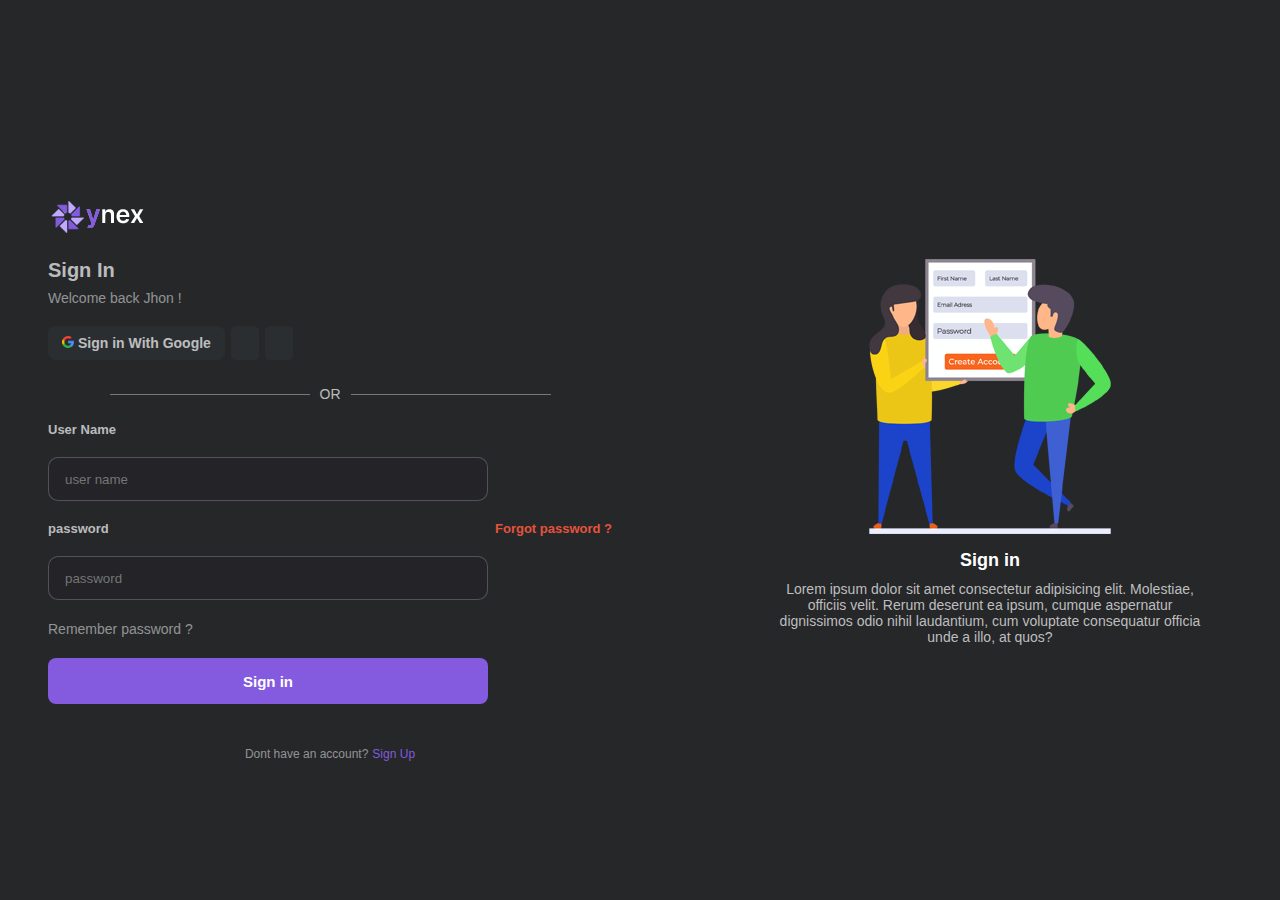
<file: logout.html>
<!DOCTYPE html>
<html lang="en">

<head>
    <meta charset="UTF-8">
    <meta name="viewport" content="width=device-width, initial-scale=1.0">
    <title>Document</title>

    <!-- font awsome -->
    <link rel="stylesheet" href="https://cdnjs.cloudflare.com/ajax/libs/font-awesome/6.5.2/css/all.min.css"
        integrity="sha512-SnH5WK+bZxgPHs44uWIX+LLJAJ9/2PkPKZ5QiAj6Ta86w+fsb2TkcmfRyVX3pBnMFcV7oQPJkl9QevSCWr3W6A=="
        crossorigin="anonymous" referrerpolicy="no-referrer" />

    <!-- css -->
    <link rel="stylesheet" href="asset/css/style.css">
</head>

<body>
    <div class="container">
        <div class="main_log_out row">
            <div class="w6   log_out_content ">
                <div>
                    <img src="asset/images/desktop-dark.png" alt="">
                </div>
                <div class="log_out_head">
                    <h2>
                        Sign In
                    </h2>
                    <p>
                        Welcome back Jhon !
                    </p>
                </div>
                <div class="sign_option row">
                    <div>
                        <img src="asset/images/search.png" alt="">
                        <span>Sign in With Google</span>
                    </div>
                    <span><i class="fa-brands fa-facebook-f"></i></span>
                    <span><i class="fa-brands fa-twitter"></i></span>
                </div>
                <div class="or_line row">
                    <div class="hr_half d-flex"></div> <span>OR</span>
                    <div class="hr_half d-flex"></div>
                </div>
                <div class="username_filed">
                    <h2>
                        User Name
                    </h2>
                    <input type="text" placeholder="user name" required>
                </div>
                <div class="password_filed">
                    <div class="row space-between">
                        <h2>
                            password
                        </h2>
                        <span>
                            Forgot password ?
                        </span>
                    </div>
                    <input type="password" placeholder="password">
                </div>
                <div class="Remember">
                    <input type="checkbox">
                    <span>Remember password ?</span>
                </div>
                <div class="sign_in_btn">
                    <a href="./index.html">
                    <button type="submit">
                        Sign in
                    </button></a>
                </div>
                <div class="dont_account">
                    <span>Dont have an account?</span>
                    <a href="">Sign Up</a>
                </div>
            </div>
            <div class="w6 ">
                <div class="swiper d-flex">
                    <div>
                        <div class="img">
                            <img src="asset/images/login1.png" alt="">
                        </div>
                        <div>
                            <h2>Sign in</h2>
                            <p>Lorem ipsum dolor sit amet consectetur adipisicing elit. Molestiae, officiis velit. Rerum deserunt ea ipsum, cumque aspernatur dignissimos odio nihil laudantium, cum voluptate consequatur officia unde a illo, at quos?</p>
                        </div>
                    </div>
                </div>
            </div>
        </div>
    </div>
</body>

</html>
</file>
<file: asset/css/style.css>
* {
    margin: 0px;
    padding: 0px;
    box-sizing: border-box;

}

ul {
    list-style: none;
}

:root {
    --body-bg-rgb: 240, 241, 247;
    --primary-rgb: 132, 90, 223;
    --secondary-rgb: 35, 183, 229;
    --warning-rgb: 245, 184, 73;
    --info-rgb: 73, 182, 245;
    --success-rgb: 38, 191, 148;
    --danger-rgb: 230, 83, 60;
    --light-rgb: 243, 246, 248;
    --dark-rgb: 35, 35, 35;
    --orange-rgb: 255, 165, 5;
    --pink-rgb: 231, 145, 188;
    --teal-rgb: 18, 194, 194;
    --purple-rgb: 137, 32, 173;
    --default-body-bg-color: rgb(var(--body-bg-rgb));
    --primary-color: rgb(var(--primary-rgb));
    --primary-border: rgb(var(--primary-rgb));
    --primary01: rgba(var(--primary-rgb), .1);
    --primary02: rgba(var(--primary-rgb), .2);
    --primary03: rgba(var(--primary-rgb), .3);
    --primary04: rgba(var(--primary-rgb), .4);
    --primary05: rgba(var(--primary-rgb), .5);
    --primary06: rgba(var(--primary-rgb), .6);
    --primary07: rgba(var(--primary-rgb), .7);
    --primary08: rgba(var(--primary-rgb), .8);
    --primary09: rgba(var(--primary-rgb), .9);
    --primary005: rgba(var(--primary-rgb), .05);
    --default-font-family: "Inter", sans-serif;
    --default-font-weight: 400;
    --default-text-color: #333335;
    --default-border: #f3f3f3;
    --default-background: #f7f8f9;
    --menu-bg: #fff;
    --menu-prime-color: #536485;
    --menu-border-color: #f3f3f3;
    --header-bg: #fff;
    --header-prime-color: #536485;
    --header-border-color: #f3f3f3;
    --custom-white: #fff;
    --custom-black: #000;
    --bootstrap-card-border: #f3f3f3;
    --list-hover-focus-bg: #f5f6f7;
    --text-muted: #8c9097;
    --input-border: #e9edf6;
    --form-control-bg: #ffffff;
    --gray-1: #f9fafb;
    --gray-2: #f2f4f5;
    --gray-3: #e6eaeb;
    --gray-4: #dbdfe1;
    --gray-5: #949eb7;
    --gray-6: #7987a1;
    --guiter-width: 12px;
    --font-primary: 'Inter', sans-serif;
}

.container {
    width: 1320px;
    margin: 0 auto;
}

.w1 {
    width: 8.33%;
    padding: 0 var(--guiter-width);
}

.lmn {
    display: none;
}

.xyz {
    display: flex;
}

.w2 {
    width: 16.66%;
    padding: 0 var(--guiter-width);
}

.w3 {
    width: 25%;
    padding: 0 var(--guiter-width);
}

.w4 {
    width: 33.33%;
    padding: 0 var(--guiter-width);
}

.w5 {
    width: 41.66%;
    padding: 0 var(--guiter-width);
}

.w6 {
    width: 50%;
    padding: 0 var(--guiter-width);
}

.w7 {
    width: 58.33%;
    padding: 0 var(--guiter-width);
}

.w8 {
    width: 66.66%;
    padding: 0 var(--guiter-width);
}

.w9 {
    width: 75%;
    padding: 0 var(--guiter-width);
}

.w10 {
    width: 83.33%;
    padding: 0 var(--guiter-width);
}

.w11 {
    width: 91.66%;
    padding: 0 var(--guiter-width);
}

.w12 {
    width: 100%;
    padding: 0 var(--guiter-width);
}


a {
    text-decoration: none;
    color: #8F9BB3;

}

.space-between {
    justify-content: space-between;
}

.space-even {
    justify-content: space-evenly;
}

.d-flex {
    display: flex;
}

.f-wrap {
    flex-wrap: wrap;
}

.w-60 {
    width: 60px;
}

.ml-60 {
    margin-left: 60px !important;
}

.d-block {
    display: block !important;
}

.d-grid {
    display: grid;
}

.d-none {
    display: none;
}

.text-center {
    text-align: center;
}

.row {
    display: flex;
    flex-wrap: wrap;
}

body {
    background-color: rgb(37 39 41);
    position: relative;
}

.body_white {
    background-color: rgb(215, 215, 215);
}

header {
    background-color: rgb(26 28 30);
    margin-left: 260px;
    position: fixed;
    width: calc(100% - 260px);
    top: 0;
    z-index: 999;
}
/* .header_main_60{
    width: calc(100% - 60px );

} */
.outer_header{
    width: calc(100% - 60px) !important;
}

.header_white {
    background-color: white;
   

}

aside {
    background-color: rgb(26 28 30);
    width: 260px;
    position: fixed;
    top: 0;
}

.aside_blue {
    background-color: #111c43 !important;
}

/* aside css start */
.a_header {
    align-items: center;
    position: relative;
    z-index: 1000;
}

.logo {
    text-align: center;
    padding: 13px 20px;
    margin: 20px 0px;
    /* background-color: white; */
}
.only_logo{
    display: none;
    text-align: center;
    padding: 13px 20px;
    margin: 20px 0px;
}
.mr_10{
    padding-left: 13px;
}
.fa-bars {
    /* color: var(--custom-white); */
    color: #ffffffB3;
    font-size: 20px;

}
.bar>.fa-xmark{
    font-size: 31px;
    position: absolute;
    right: 10px;
    top: 15px;
}

.bar {
    padding: 20px;
    position: absolute;
    left: 0;
    top: 20%;
    
}

.menu {
    padding-left: 20px;
    height: 100vh;
    overflow-y: scroll;

}

.menu::-webkit-scrollbar {
    width: 8px;
}

.menu::-webkit-scrollbar-thumb {
    background-color: #8F9BB3;
    border-radius: 5px ;

}

.jobs {
    padding-bottom: 0px !important;
    overflow: scroll;
}

.jobs::-webkit-scrollbar {
    width: 6px;
}

.jobs::-webkit-scrollbar-thumb {
    background: #adb7c9;
    border-radius: 10px;

}




/* .jobs::-webkit-scrollbar {
    width: 10px;
}

.jobs::-webkit-scrollbar-thumb {
    background-color: #8F9BB3;
} */
.menu ul li h2 {
    font-family: 'Montserrat', 'sans-serif';
    color: #8F9BB3;
    opacity: 0.5;
    font-size: 15px;
    text-transform: capitalize;
    margin: 10px 0px;
    padding: 12px 20px;
    text-align: center;
}

.menu_filed {
    padding: 0 8px;
    font-size: 15px;
    font-family: 'Montserrat', 'sans-serif';
    margin: 10px 0px;
    color: #8F9BB3;
    justify-content: space-between;
    /* background-color: red; */
    transition: all 0.3s linear;
    /* position: relative; */
}

.menu_filed:hover {
    background-color: #536485;
    border-radius: 8px;
}

.menu_filed:hover .menus_icon {
    color: white;
}

.menu_filed:hover .fa-chevron-right {
    color: white;
}

.menu_filed:hover .field_name {
    color: white;
}

.menus_icon {
    margin-right: 10px;
}

.fa-chevron-right {
    color: #8F9BB3;
    margin-top: 12px;
    font-size: 20px;
}


/* header css start */
.country_flag_main {
    margin: 0px 25px;
    position: relative;
    border-radius: 20px;
    width: 25px;
}

.flag {
    width: 100%;
}

.header_menu {
    padding: 15px 0px;
    justify-content:end;
    align-items: center;
    position: relative;
}

.search_icon {
    margin: 0px 25px;
    font-size: 20px;
    color: #8F9BB3;
    padding: 10px;
    transition: all 0.2s linear;
}

.search_icon:hover {
    /* background-color: #536485; */
    border-radius: 10%;
}

.country_flag {
    margin: 0px 25px;
    /* position: relative; */
    border-radius: 20px;
    width: 25px;
}

.cont_lang {
    position: absolute;
    padding: 10px 0px;
    background-color: rgb(26 28 30);
    color: #8F9BB3;
    left: -65px;
    top: 62px;
    display: none;
    z-index: 999;
    border: 1px solid rgb(120, 120, 120);
    border-radius: 5px;
}

.diff_lang {
    margin-bottom: 10px;
    font-size: 13px;
    font-family: 'Montserrat', 'sans-serif';
    color: #ffffffB3;
    padding: 10px 0px;

}

.diff_lang:hover {
    background-color: rgba(132, 90, 223, 0.356);
    color: rgb(164, 10, 225);
    font-weight: bold;
}

.men_img {
    margin-right: 25px;
    width: 30px;
    border: 1px;
    border-radius: 5px;
}

.admin_men {
    width: 100%;
    border-radius: 20px;
    position: relative;
}

.admin_feature {
    width: 160px;
    position: absolute;
    top: 90px;
    right: 194px;
    padding: 10px 0px;
    background-color: rgb(26 28 30);
    display: none;
    border: 1px solid rgb(172, 168, 168);
    border-radius: 5px;
}

.admin_feature>ul>li:hover {
    background-color: rgba(132, 90, 223, 0.356);
    color: rgb(164, 10, 225);
    font-weight: bold;
}

.admin_feature>ul>li {
    margin: 10px 0px;
    font-size: 15px;
    font-family: 'Montserrat', 'sans-serif';
    color: #ffffffB3;
    padding: 10px;
}

.admin_feature>ul>li>span {
    margin-right: 0px;
}

.feature_icon {
    margin-right: 10px;
}

.men_name {
    font-size: 13px !important;
    font-family: 'Montserrat', 'sans-serif';
    margin-left: -30px;
}

.diff_lang {
    display: flex;
    flex-wrap: nowrap;
}

.setting {
    position: relative;
}

.icon_last {
    margin-bottom: 80px;
}

.sub_setting {
    position: absolute;
    width: 200px;
    /* display: block; */
    background-color: #000;
    border: 1px solid red;
    width: 200px;
    top: 50px;
    right: 0;
    padding: 10px 10px;
    text-align: center;
}

.sub_setting:hover {
    color: white;
    background-color: #111c43;
}

.theme_change {
    text-align: start;
    justify-content: space-around;
}

.bdr {
    border: 1px solid black;
}

.bdrr {
    border: 1px solid red;
}

.bdrb {
    border: 1px solid blue;
}


/*  */
.sub_feature {
    list-style-type: circle;
}

.sub_feature>li {
    /* margin: 0px 0px 18px 0px; */
    padding: 10px 10px;
}

.sub_feature>li:hover {
    background-color: #34343667;
    border-radius: 10px;
    /* padding: 10px; */
    color: white;
}

.accordion-content {
    font-size: 13px;
    font-family: 'Montserrat', 'sans-serif';
    color: #8F9BB3;
    padding: 0px 0px 0px 20px;
    max-height: 0;
    overflow: hidden;
    transition: max-height 0.2s ease-in-out;
    margin-left: 25px;
}

.blog {
    justify-content: space-between;
}

.blog1>i {
    font-size: 13px;
    margin-left: auto;
}

.sub_seting {
    position: absolute;
    width: 200px;
    right: -20px;
    background-color: #333335;
    display: none;
    z-index: 999;
    border: 1px solid rgba(128, 128, 128, 0.281);
    top: 50px;
    padding: 10px 20px;
}

.themebtn {
    justify-content: space-between;
}

.fa-gear {
    animation: rotate-animation 4s infinite linear;
    position: relative;
}

@keyframes rotate-animation {
    0% {
        transform: rotate(0deg);
    }

    50% {
        transform: rotate(180deg);
    }

    100% {
        transform: rotate(360deg);
    }
}

.bell {
    position: relative;
}

.notification_item_head>div>h2 {
    font-size: 17px;
    font-family: var(--font-primary);
    color: #ffffffB3;
    font-weight: 500;
}

.notification_item_head {
    align-items: center;
    padding: 16px 16px;

}

.notification_item_head>div>span {
    font-size: 10px;
    font-family: var(--font-primary);
    color: #23b7e5;
    background-color: #23b7e51a;
    font-weight: bold;
    padding: 4px 7.2px;
    border-radius: 5px;
}

.notification_items {
    position: absolute;
    width: 350px;
    background-color: rgb(26 28 30);
    z-index: 999;
    top: 68px;
    left: -300px;
    border: 1px solid rgba(182, 182, 182, 0.357);
    border-radius: 10px;
    display: none;
}

.msg_filed>div>.fa-gift {
    background-color: #845adf1a;
    color: #845adf;
    border-radius: 50%;
    padding: 10px;
    font-size: 20px;
    height: 50px;
    width: 50px;
    text-align: center;
    align-self: center !important;
}

.msg_filed {
    padding: 11px;
    position: relative;
}

.msg_filed>div>span {
    font-size: 13px;
    font-family: var(--font-primary);
    color: #ffffffB3;
    margin-left: 5px;
}

.msg_filed>div>p {
    font-size: 12px;
    font-family: var(--font-primary);
    color: #ffffff80;
    line-height: 18px;
    margin-left: 5px;

}

.msg_filed>div {
    align-self: center;
}

.fa-xmark {
    font-size: 20px;
    position: absolute;
    right: 20px;
    top: 30px;
}

.msg_filed>div>.fa-percent {
    background-color: #23b7e51a;
    color: #23b7e5;
    border-radius: 50%;
    padding: 10px;
    font-size: 20px;
    height: 50px;
    width: 50px;
    text-align: center;
    align-self: center !important;
}

.msg_filed>div>.fa-user-check {
    background-color: #e791bc1a;
    color: #e791bc;
    border-radius: 50%;
    padding: 10px;
    font-size: 20px;
    height: 50px;
    width: 50px;
    text-align: center;
    align-self: center !important;
}

.msg_filed>div>.fa-circle-check {
    background-color: #f5b8491a;
    color: #f5b849;
    border-radius: 50%;
    padding: 10px;
    font-size: 20px;
    height: 50px;
    width: 50px;
    text-align: center;
    align-self: center !important;
}

.msg_filed>div>.fa-clock {
    background-color: #26bf941a;
    color: #26b494;
    border-radius: 50%;
    padding: 10px;
    font-size: 20px;
    height: 50px;
    width: 50px;
    text-align: center;
    align-self: center !important;
}

.msg_filed>div>.id_green {
    color: #26b494;
    font-size: 13px;
    font-family: var(--font-primary);
    font-weight: bold;
}

.msg_filed>div>.id_yellow {
    color: #f5b849;
    font-size: 13px;
    font-family: var(--font-primary);
    font-weight: bold;
}


.notification_msg:hover {
    background-color: rgba(121, 58, 255, 0.064);
}

.notification_number {
    padding: 5px;
    border-radius: 50%;
    position: absolute;
    background-color: cyan;
    color: white;
    font-size: 10px;
    top: -2px;
    left: 19px;
}

.cart {
    position: relative;
}

.cart_items {
    position: absolute;
    width: 350px;
    background-color: rgb(26 28 30);
    z-index: 999;
    display: none;
    top: 68px;
    left: -300px;
    border: 1px solid rgba(182, 182, 182, 0.357);
    border-radius: 10px;
}

.cart_item_head>div>h2 {
    font-size: 17px;
    font-family: var(--font-primary);
    color: #ffffffB3;
}

.cart_item_head {
    align-items: center;
    padding: 16px 16px;

}

.cart_item_head>div>span {
    font-size: 10px;
    font-family: var(--font-primary);
    color: #26bf94;
    background-color: #26bf941a;
    font-weight: bold;
    padding: 4px 7.2px;
    border-radius: 5px;
}

.cart_item_list {
    padding: 10.4px;
}

.cart_item_cont>img {
    height: 28px;
    width: 28px;
    border-radius: 50%;
}

.cart_item_cont1>h2 {
    font-size: 13px;
    font-family: var(--font-primary);
    color: #ffffffB3;
}

.cart_item_cont1>span {
    font-size: 12px;
    font-family: var(--font-primary);
    color: #ffffff80;
    padding-right: 15px;
}

.cart_item_cont1 {
    margin-left: 5px;
}

.cart_items_value {
    margin-left: auto;
}

.cart_items_value>span {
    font-size: 13px;
    font-family: var(--font-primary);
    color: #ffffff;
}

.cart_items_value>i {
    color: #e6533c;
    margin-left: 5px;
    font-size: 13px;
}

.shipping_blue {
    color: #e791bc !important;
    background-color: #e791bc1a !important;
    padding: 4px 7.2px !important;
    font-size: 10px !important;
    border-radius: 5px;
}

.cart_item_list:hover {
    background-color: rgba(121, 58, 255, 0.064);
}

.proced_to_checkout {
    padding: 16px;
    text-align: center;
}

.proced_to_checkout>span {
    padding: 10px 84px;
    background-color: #845adf;
    font-size: 14px;
    font-family: var(--font-primary);
    color: #ffffff;
    border-radius: 8px;
}







.cart_number {
    padding: 5px;
    border-radius: 50%;
    position: absolute;
    background-color: violet;
    color: white;
    font-size: 10px;
    top: -10px;
    left: 25px;
}

.apps {
    position: relative;
}


.sub_apps {
    position: absolute;
    width: 371px;
    background-color: rgb(26 28 30);
    padding: 10px;
    border: 1px solid grey;
    border-radius: 10px;
    display: none;
    top: 69px;
    right: -22px;
}

.sub_apps_white {
    background-color: white;
}

.app_box {
    /* background-color: #000; */
    border: 1px solid grey;
    border-radius: 10px;
    padding: 15px;
    text-align: center;
    margin: 10px 0px;

}

.app_box:hover {
    background-color: rgba(202, 202, 202, 0.268);
}

.app_box>img {
    width: 42px;
}

.app_box>h2 {
    font-size: 12px;
    color: #ffffffB3;
    font-family: sans-serif;
}

/* full screen */
*:fullscreen *:-ms-fullscreen,
*:-webkit-full-screen,
*:-moz-full-screen {
    overflow: auto !important;
}


.viwe_btn {
    text-align: center;
    margin: 10px 0px;
}

.viwe_all_btn {
    padding: 11px 140px;
    background-color: rgb(132, 90, 232);
    border: rgb(132, 90, 232);
    border-radius: 8px;
    color: white;
}

.viwe_all_btn:hover {
    opacity: 0.9;
}

.app_heading {
    padding: 20px 20px 20px 0px;
    color: #ffffffB3;
    font-size: 17px;
    font-family: sans-serif;
    text-align: start;
}

.hr_line {
    height: 1px;
    background-color: grey;
}

/* main banner section css start */
.main_banner {
    margin-left: 260px;
    margin-top: 100px;
}

.banner {
    padding: 0px 20px;
}

.banner_head {
    margin: 24px 0px;

}

.banner_sub_head {
    font-family: var(--font-primary);
    color: #ffffffB3;
    font-size: 15px;
}

.banner_disc {
    font-size: var(--font-primary);
    font-size: 16px;
    color: #845ADF;
    margin-right: 5px;
}

.fa-forward {
    padding: 0px 8px 0px 0px;
    /* color: rgba(255, 255, 255, .7); */
    color: #e6e6e694;
}

.job_2 {
    color: #ffffffB3;
    font-size: 15px;
    font-family: var(--font-primary);
}

.dark_f_color {
    color: #333335;
}


/* card css */
.rotate-90 {
    transform: rotate(90deg);
    transition: all 0.3s linear;
}


/* main banner card */
.main_grid {
    display: grid;
    grid-template-columns: repeat(12, 1fr);
    grid-template-rows: 80px 80px 80px 80px 80px 80px 80px 80px 80px 80px 80px 80px 80px 80px 80px 80px 80px 80px;
    gap: 20px;
}

.main_grid>.box {
    /* border: 2px solid grey; */
    background-color: rgb(26 28 30);
}
/* .main_grid>.box_light{
    background-color: #fff;    
} */

.emp {
    grid-column: span 2;
    padding: 20px;
    align-items: center;
    border-radius: 10px;
}

.emp_disc>h4 {
    color: #ffffffB3;
    font-size: 20px;
    font-family: var(--font-primary);
}

.emp_disc>h3 {
    color: #ffffff80;
    font-size: 10px;
    font-family: var(--font-primary);
}

.user_icon {
    padding: 8px;
    background-color: #845ADF;
    color: white;
    border-radius: 3px;
    font-size: 15px;
}

.emp_perc {
    color: #e6533c;
    font-size: 15px;
    font-family: var(--font-primary);

}

.emp_perc>.fa-caret-down {
    margin-right: 5px;
}


.candidates {
    grid-column: span 2;
}

.candi_icon {
    padding: 8px;
    background-color: #23b7e5;
    color: white;
    border-radius: 3px;
    font-size: 15px;
}





.contry_icon {
    padding: 8px;
    background-color: #f5b849;
    color: white;
    border-radius: 3px;
    font-size: 15px;
}

.recruits {
    padding: 8px;
    background-color: #26bf94;
    color: white;
    border-radius: 3px;
    font-size: 15px;
}

.emp_perc_green {
    color: #26bf94;
    font-size: 15px;
    font-family: var(--font-primary);
}

.emp_perc_green>.fa-caret-up {
    margin-right: 5px;
}

.jobs {
    grid-column: span 3;
    grid-row: span 5;
}

.candidates_ratio {
    grid-column: span 3;
    grid-row: span 5;
    /* width: 392px; */
    border-radius: 10px;

}

.recruit {
    grid-column: span 2;
}

.subscription {
    grid-column: span 2;
}

.suscri_icon {
    padding: 8px;
    background-color: #e791bc;
    color: white;
    border-radius: 3px;
    font-size: 15px;
}

.resume_icon {
    padding: 8px;
    background-color: #12c2c2;
    color: white;
    border-radius: 3px;
    font-size: 15px;
}

.resume {
    grid-column: span 2;
}

.overviwe {
    grid-column: span 6;
    grid-row: span 5;
}

.registartion {
    grid-column: span 6;
    grid-row: span 2;
}

.regi_contry {
    grid-column: span 4;
    grid-row: span 4;
}

.comp {
    grid-column: span 5;
    grid-row: span 4;
}

.acquisitions {
    grid-column: span 3;
    grid-row: span 4;

}

.recent_emp {
    grid-column: span 12;
    grid-row: span 5;
    height: 505px;
    border-radius: 10px;
}

/* recent jobs */
.recent_job_head {
    padding: 16px 20px;
}

.recent_head>h2 {
    font-size: 15px;
    color: #ffffffB3;
    font-family: var(--font-primary);
    font-weight: 700;
}

.view_all_btn2>span {
    font-size: 12px;
    font-family: var(--font-primary);
    padding: 8px 0px 8px 8px;
    color: #ffffff80;
}

.view_all_btn2>i {
    font-size: 10px;
    color: #ffffff80;
}

.view_all_btn2 {
    position: relative;
}

.time_duration {
    position: absolute;
    background-color: rgb(26 28 30);
    border: 1px solid grey;
    width: 160px;
    border-radius: 5px;
    top: 26px;
    right: -19px;
    display: none;
}

.time_duration>h2 {
    padding: 8px 15px;
    color: #ffffffB3;
    font-size: 13px;
    /* font-weight: 600; */
    font-family: var(--font-primary);
    width: 100%;
    transition: all 0.2s linear;
}

.time_duration>h2:hover {
    background-color: #845adf1a;
    color: #845adf;
}

.hr_line {
    width: 100%;
    height: 1px;
    background-color: #afacac3d;
    margin-top: 5px;
    padding: 0 !important;
}

.jobs {
    background-color: rgb(26 28 30);
    border-radius: 12px;
}

.ui_dev {
    padding: 12px 20px;
    overflow: hidden;
}

.dsp {
    display: flex;
    align-items: center;

}

.ac {
    display: inline-block;
    padding: 16px 14px;
    border-radius: 50%;
    background-color: #845adf1a;
    color: #845adf;
    font-family: var(--font-primary);
    font-size: 12px;
    margin-right: 8px;
    width: 45.59px;
    height: 47px;
    text-align: center;
}

.si {
    display: inline-block;
    padding: 16px 14px;
    border-radius: 50%;
    background-color: #23b7e51a;
    color: #23b7e5;
    font-family: var(--font-primary);
    font-size: 12px;
    margin-right: 8px;
    width: 45.59px;
    height: 47px;
    text-align: center;
}

.ui_devloper {
    font-size: 13px;
    font-family: var(--font-primary);
    color: #ffffffB3;
    font-weight: 600;
}

.achies {
    /* margin-left: 47px; */
    font-size: 12px;
    font-family: var(--font-primary);
    color: #ffffff80;
    margin-top: 6px;
}

.time>h2 {
    font-size: 12px;
    font-weight: 600;
    font-family: var(--font-primary);
    color: #ffffffB3;
}

.time>p {
    font-size: 10px;
    color: #26bf94;
    background-color: #26bf941a;
    padding: 4px 7px;
    font-family: var(--font-primary);
    text-align: center;
    margin-top: 6px;
    border-radius: 5px;
    font-weight: 600;
}

.ui_dev_name>div>.si {
    padding: 10px;
    border-radius: 50%;
    background-color: #23b7e51a;
    color: #23b7e5;
    font-family: var(--font-primary);
    font-size: 12px;
    margin-right: 8px;
    margin-top: 10px;
}

.u_dev>div>span {
    padding: 12px;
    border-radius: 50%;
    /* aspect-ratio: calc(1/2); */
    background-color: #845adf1a;
    color: #845adf;
    font-family: var(--font-primary);
    font-size: 15px;
    margin-right: 8px;
    margin-top: 10px;
}

.u_dev {
    padding: 12px 20px;
}

.circle_name {
    align-self: center;
}

.time>h2 {
    text-align: right;
}

.prt_time {
    text-align: right;
}

.si {
    padding: 10px;
    border-radius: 50%;
    background-color: #23b7e51a;
    color: #23b7e5;
    font-family: var(--font-primary);
    font-size: 12px;
    margin-right: 8px;
    margin-top: 10px;
}

.time>.blue_time {
    color: #49b6f5;
    background-color: #49b6f51a;
}

.ls {
    background-color: #26bf94 !important;
    color: #ffffff;
}

.time>.frlc {
    color: #845adf;
}

.ms {
    background-color: #f5b8451a;
    color: #f5b845;
}

.j {
    background-color: #e6533c1a;
    color: #e6533c;
}

.nl {
    background-color: #23b7e51a;
    color: #23b7e5;
}
.margin_right_20{
    margin-left: 0px ;
}
.padding_none{
    padding: 0px;
}
/* candidates round bar */
.view_all_btn3>span {
    font-size: 12px;
    font-family: var(--font-primary);
    padding: 8px 0px 8px 8px;
    color: #ffffff80;
}

.view_all_btn3>i {
    font-size: 10px;
    color: #ffffff80;
}

.view_all_btn3 {
    position: relative;
}

.time_duration1 {
    position: absolute;
    background-color: rgb(26 28 30);
    border: 1px solid grey;
    width: 160px;
    border-radius: 5px;
    top: 26px;
    right: -19px;
    display: none;
    z-index: 99;
}

.time_duration1>h2 {
    padding: 8px 15px;
    color: #ffffffB3;
    font-size: 13px;
    /* font-weight: 600; */
    font-family: var(--font-primary);
    width: 100%;
    transition: all 0.2s linear;
}

.time_duration1>h2:hover {
    background-color: #845adf1a;
    color: #845adf;
}

/* registrarion country css */
.regi_country_head>h2 {
    font-size: 15px;
    font-family: var(--font-primary);
    color: #ffffffB3;
    font-weight: 700;
}

.regi_country_head {
    padding: 16px 20px;
}

.horizontal_line {
    height: 1px;
    width: 100%;
    background-color: rgba(174, 173, 173, 0.515);
}

.border {
    border: 2px solid grey;
}

.country_regi_feild>span {
    padding: 14px 12px 12px 12px;
    font-size: 14px;
    font-family: var(--font-primary);
    color: #ffffffB3;
    font-weight: 600;
}

.field_data>.usa_data>img {
    height: 20px;
    width: 20px;
}

.usa_data {
    padding: 14px 0px 12px 12px;
}

.usa_data_name {
    padding: 14px 12px 12px 5px;
    font-size: 14px;
    font-family: var(--font-primary);
    color: #ffffffB3;
    font-weight: 600;
}

.data_date {
    font-size: 14px;
    color: #ffffffB3;
    font-weight: 400;
    font-family: var(--font-primary);
    padding: 12px;
    margin-left: 46px;
}

.register_data {
    font-size: 14px;
    color: #ffffffB3;
    font-weight: 400;
    font-family: var(--font-primary);
    padding: 14px 12px 12px 12px;
    margin-left: 20px;
}

.action_btn {
    padding: 5px 8px;
    color: #26bf94;
    background-color: #26bf941a;
    font-size: 12px;
    font-family: var(--font-primary);
    border: none;
    border-radius: 5px;
    font-weight: 700;
}

.action_btn_main_view {
    padding: 12px;
    margin-left: 136px;
}

.argentina {
    margin-left: 20px !important;
}

.argentina_num {
    margin-left: 15px !important;
}

.usa {
    margin-left: 49px;
}

.action_btn_main_view1 {
    padding: 12px;
    margin-left: 136px !important;
}

.france {
    margin-left: 38px !important;
}

/* TOP COMPNIES CSS  */
.como_heading {
    padding: 16px 20px;
}

.tp_comp>h2 {
    font-size: 15px;
    font-family: var(--font-primary);
    color: #ffffffB3;
}

tr>th {
    color: #ffffffB3;
    font-size: 14px;
    font-family: var(--font-primary);
    padding: 12px;
    font-weight: 600;
    text-align: left;
}

.compines_data>td {
    padding: 12px 20px;
}


td>.row>div>img {
    height: 35px;
    width: 35px;
    background-color: #2b2e31;
    border-radius: 50%;
    padding: 4px;
    margin-right: 8px;
}

td>.row>.compines_name>h2 {
    color: #ffffffB3;
    font-size: 14px;
    font-family: var(--font-primary);
    font-weight: 600;
}

td>.row>.compines_name>p {
    font-size: 12px;
    font-family: var(--font-primary);
    color: #ffffff80;
}

.basic>span {
    color: #845adf;
    background-color: #845adf1a;
    font-size: 10px;
    font-family: var(--font-primary);
    padding: 4px 7.2px;
    border-radius: 5px;
    font-weight: 600;
}

.tot_emp>span {
    color: #ffffffB3;
    font-size: 13px;
    font-family: var(--font-primary);
}

.pro>span {
    color: #23b7e5;
    background-color: #23b7e51a;
    font-size: 10px;
    font-family: var(--font-primary);
    padding: 4px 7.2px;
    border-radius: 5px;
    font-weight: 600;
}

.compines_table {
    overflow: hidden;
    overflow: scroll;
}

.comp {
    overflow: scroll;

}

.comp::-webkit-scrollbar {
    width: 10px;
}

.comp::-webkit-scrollbar-thumb {
    background-color: #8F9BB3;
}

.view_all_btn4>span {
    font-size: 12px;
    font-family: var(--font-primary);
    padding: 8px 0px 8px 8px;
    color: #ffffff80;
}

.view_all_btn4>i {
    font-size: 10px;
    color: #ffffff80;
}

.view_all_btn4 {
    position: relative;
}

.time_duration2 {
    position: absolute;
    background-color: rgb(26 28 30);
    border: 1px solid grey;
    width: 160px;
    border-radius: 5px;
    top: 26px;
    right: -19px;
    display: none;
}

.time_duration2>h2 {
    padding: 8px 15px;
    color: #ffffffB3;
    font-size: 13px;
    /* font-weight: 600; */
    font-family: var(--font-primary);
    width: 100%;
    transition: all 0.2s linear;
}

.time_duration2>h2:hover {
    background-color: #845adf1a;
    color: #845adf;
}

.compines_data:hover {
    background-color: rgba(181, 181, 181, 0.101);
}

/* acquisitions css */
.application_acq {
    padding: 20px;
}

.number_bar {
    width: 100%;
}

.perc_52 {
    width: 52%;
    height: 15px;
    background-color: #845adf;
    border-top-left-radius: 5px;
    border-bottom-left-radius: 5px;
}

.perc_12 {
    width: 12%;
    height: 15px;
    background-color: #23b7e5;
}

.perc_16 {
    width: 16%;
    height: 15px;
    background-color: #26b494;
}

.perc_1 {
    width: 12%;
    height: 15px;
    background-color: #f5b849;
}

.perc_8 {
    width: 8%;
    height: 15px;
    background-color: #e6533c;
    border-top-right-radius: 5px;
    border-bottom-right-radius: 5px;
}

.number_bar>div {
    text-align: center;
    color: #ffffff;
    font-family: var(--font-primary);
    font-size: 12px;
}

.app_list {
    border: 1px solid rgba(128, 128, 128, 0.51);
    border-radius: 10px;
    margin: 20px 0px;
}

.app_data {
    padding: 12px 20px;
}

.app_data>h2 {
    font-size: 13px;
    font-family: var(--font-primary);
    color: #ffffffB3;
}

.app_data>.tot_app_num {
    font-size: 10px;
    color: #845ADF;
    background-color: #845adf1a;
    padding: 4px 7.2px;
    font-weight: bold;
    font-family: var(--font-primary);
    border-radius: 6px;
}

.app_data>.recru_num {
    font-size: 10px;
    color: #23b7e5;
    background-color: #23b7e51a;
    padding: 4px 7.2px;
    font-weight: bold;
    font-family: var(--font-primary);
    border-radius: 6px;

}

.app_data>.list_num {
    font-size: 10px;
    color: #26bf94;
    background-color: #26bf941a;
    padding: 4px 7.2px;
    font-weight: bold;
    font-family: var(--font-primary);
    border-radius: 6px;

}

.app_data>.reject_num {
    font-size: 10px;
    color: #f5b849;
    background-color: #f5b8491a;
    padding: 4px 7.2px;
    font-weight: bold;
    font-family: var(--font-primary);
    border-radius: 6px;

}

.app_data>.block_num {
    font-size: 10px;
    color: #e6533c;
    background-color: #e6533c1a;
    padding: 4px 7.2px;
    font-weight: bold;
    font-family: var(--font-primary);
    border-radius: 6px;

}

/* recent registration css */
.view_all_btn5>span {
    font-size: 12px;
    font-family: var(--font-primary);
    padding: 8px 0px 8px 8px;
    color: #ffffff80;
}

.view_all_btn5>i {
    font-size: 10px;
    color: #ffffff80;
}

.view_all_btn5 {
    position: relative;
}

.time_duration5 {
    position: absolute;
    background-color: rgb(26 28 30);
    border: 1px solid grey;
    width: 160px;
    border-radius: 5px;
    top: 26px;
    right: -19px;
    display: none;
}

.time_duration5>h2 {
    padding: 8px 15px;
    color: #ffffffB3;
    font-size: 13px;
    font-family: var(--font-primary);
    width: 100%;
    transition: all 0.2s linear;
}

.time_duration5>h2:hover {
    background-color: #845adf1a;
    color: #845adf;
}

.user_details_data>div>img {
    height: 40px;
    width: 40px;
    border-radius: 50%;
}

.user_details_data {
    padding: 16px 5px;
}

.user_email {
    margin-left: 8px;
}

.user_email>h2 {
    font-size: 14px;
    font-family: var(--font-primary);
    color: #ffffffB3;
    font-weight: 600;
}

.user_email>p {
    font-size: 12px;
    color: #ffffff80;
    font-family: var(--font-primary);
}

.arrow_right>.fa-angle-right {
    font-size: 15px;
    color: #ffffffB3;
    padding: 5px 8px;
    background-color: #2b2e31;
    border-radius: 5px;
}

.arrow_right {
    margin: 0 0 0 auto;
}

.vacancie>div>h3 {
    font-size: 12px;
    color: #ffffff80;
    font-family: var(--font-primary);
    font-weight: 500;
}

.vacancie>div>h4 {
    font-size: 14px;
    color: #ffffffB3;
    font-family: var(--font-primary);
    font-weight: 500;
}

.Position>div>h3 {
    font-size: 12px;
    color: #ffffff80;
    font-family: var(--font-primary);
    font-weight: 500;
}

.Position>div>span {
    font-size: 10px;
    color: #49b6f5;
    background-color: #49b6f51a;
    font-family: var(--font-primary);
    font-weight: 500;
    padding: 4px 8px;
    border-radius: 5px;
}

.yellow>div>span {
    background-color: #f5b8491a !important;
    color: #f5b849 !important;
}

.purple>div>span {
    background-color: #845adf1a !important;
    color: #845adf !important;
}

.registartion {
    border-radius: 10PX;
}

.regi_contry {
    border-radius: 10px;
}

.comp {
    border-radius: 10px;
}

.acquisitions {
    border-radius: 10px;
}

/* recent employee css */
.recent_emp_head {
    padding: 16px 20px;
}

.recent_emp_head>div>input {
    background-color: #232628;
    border: 1px solid rgba(159, 159, 159, 0.193);
    padding: 4px 13px;
    border-radius: 5px;
    margin-right: 10px;
    color: #ffffff;
}

.recent_emp_head>div>.sortby_btn {
    padding: 5px 8px;
    background-color: #845ADF;
    font-size: 13px;
    font-family: var(--font-primary);
    color: #ffffff;
    font-weight: bold;
    border-radius: 5px;
}

.recent_emp_head>div>h2 {
    font-size: 15px;
    font-family: var(--font-primary);
    color: #ffffffB3;
    font-weight: 500;
}

.sortby_btn {
    position: relative;
}

.sub_sort {
    width: 158px;
    position: absolute;
    background-color: rgb(26 28 30);
    border: 1px solid rgb(145, 145, 145);
    border-radius: 10px;
    top: 32px;
    right: -6px;
    display: none;
    z-index: 999;
}

.sub_sort>h2 {
    padding: 8px 15px;
    font-size: 13px;
    font-family: var(--font-primary);
    color: #ffffffB3;
}

.sub_sort>h2:hover {
    background-color: #7e42ff38;
}

.recent_emp_table{
    padding: 1.25rem;
}
.emp_table_data>td{
    padding: 12px;
    font-size: 14px ;
    font-family: var(--font-primary);
    color: #ffffffB3;
}
.emp_table_data>td>div>img{
    height: 28px;
    width: 28px;
    border-radius: 50%;
    margin-right: 5px;
}
.emp_table_data>td>div{
    align-items: center;
}

.emp_table_cont{
    width: 100%;
    /* border: 1px solid red; */
}
.emp_table_data>td>i{
    padding: 8px 8px;
    margin: 0px 5px;
}
.emp_table_data>td>.fa-download{
    background-color: #26bf941a;
    color: #26bf94;
    font-size: 16px;
    border-radius: 5px;    
}
.emp_table_data>td>.fa-download:hover{
    background-color: #36f8c1;
    color: #ffffff;
}
.emp_table_data>td>.fa-pen:hover{
    background-color: #8855f7;
    color: #ffffff;
}
.emp_table_data>td>.fa-pen{
    background-color: #845adf1a;
    color: #845adf;
    font-size: 16px;
    border-radius: 5px;
}
.emp_table_data>.team_purple>span{
    padding: 4px 7px;
    background-color: #845adf1a;
    color: #845adf;
    font-size: 10px;
    font-weight: 500;
    border-radius: 6px;
}
.emp_table_data>.team_sky>span{
    padding: 4px 7px;
    background-color: #23b7e51a;
    color: #23b7e5;
    font-size: 10px;
    font-weight: 500;
    border-radius: 6px;
}
.emp_table_data>.team_green>span{
    padding: 4px 7px;
    background-color: #26bf941a;
    color: #26bf94;
    font-size: 10px;
    font-weight: 500;
    border-radius: 6px;
}
.emp_table_data>.team_red>span{
    padding: 4px 7px;
    background-color: #e6533c1a;
    color: #e6533c;
    font-size: 10px;
    font-weight: 500;
    border-radius: 6px;
}
.emp_table_data>.team_yellow>span{
    padding: 4px 7px;
    background-color: #f5b8491a;
    color: #f5b849;
    font-size: 10px;
    font-weight: 500;
    border-radius: 6px;
}
.tbl_foot{
   padding: 16px 20px;  
}
.tbl_foot>.entry_6>span{
    font-size: 13px;
    font-family: var(--font-primary);
    color: #ffffffB3;
    margin-right: 8px;
}
.tbl_foot>.entry_6>i{
    font-size: 13px;
    color: #ffffffB3;
}
.tbl_foot>.prev_neaxt_btn>span{
    font-size: 13px;
    font-family: var(--font-primary);
    color: #ffffffB3;
    margin: 0px 5px;
}
.tbl_foot>.prev_neaxt_btn>.one{
    padding: 6px 12px;
    background-color: #845adf;
    color: #ffffff;
    border-radius: 5px;
}
.tbl_foot>.prev_neaxt_btn>.next{
    color: #845adf;
}

/* log out page */
.main_log_out {
    text-align: start;
}

.log_out_content {
    padding: 200px 48px 48px 48px;
    align-items: center;
    height: 100vh;

}

.log_out_head>h2 {
    font-size: 20px;
    font-family: var(--font-primary);
    color: #ffffffB3;
    margin: 20px 0px 8px 0px;
    font-weight: bold;
}

.log_out_head>p {
    color: #ffffff80;
    font-size: 14px;
    font-family: var(--font-primary);
    font-weight: 500;
    margin-bottom: 20px;
}

.sign_option>div>img {
    width: 12px;
    height: 12px;
}

.sign_option>div {
    padding: 8px 14px;
    background-color: #2b2e31;
    margin: 0px 6px 6px 0px;
    border-radius: 8px;
}

.sign_option>div>span {
    font-size: 14px;
    color: #ffffffB3;
    font-family: var(--font-primary);
    font-weight: 700;
}

.sign_option>span {
    padding: 8px 14px;
    background-color: #2b2e31;
    margin: 0px 6px 6px 0px;
    border-radius: 5px;
}

.sign_option>span>i {
    color: #ffffffB3;
}

.sign_option>div:hover {
    background-color: rgba(172, 172, 172, 0.176);
}

.sign_option>span:hover {
    background-color: rgba(172, 172, 172, 0.176);
}

.or_line {
    margin: 20px;
    justify-content: center;
    font-size: 14px;
    color: #ffffffB3;
    font-family: var(--font-primary);
}

.or_line>.hr_half {
    align-self: center;
    margin: 0px 10px;
    width: 200px;
    height: 1px;
    background-color: rgba(197, 197, 197, 0.519);
}

.username_filed>h2 {
    font-size: 13px;
    font-family: var(--font-primary);
    color: #ffffffB3;
    margin-bottom: 20px;
}

.username_filed>input {
    padding: 8px 16px;
    background-color: #232328;
    width: 440px;
    border-radius: 10px;
    border: 1px solid rgba(205, 205, 205, 0.29);
    height: 44px;
    color: #fff;
    margin-bottom: 20px;

}

.password_filed>div>h2 {
    font-size: 13px;
    font-family: var(--font-primary);
    color: #ffffffB3;
    margin-bottom: 20px;
}

.password_filed>div>span {
    font-size: 13px;
    font-family: var(--font-primary);
    color: #e6533c;
    margin-bottom: 20px;
    font-weight: 700;
}

.password_filed>input {
    padding: 8px 16px;
    background-color: #232328;
    width: 440px;
    border-radius: 10px;
    border: 1px solid rgba(205, 205, 205, 0.29);
    height: 44px;
    color: #fff;
    margin-bottom: 20px;

}

.Remember>input {
    height: 14px;
    width: 14px;
    background-color: #1a1c1e;
    background: black;
    border: 1px solid rgb(181, 28, 28);
}

.Remember>span {
    font-size: 14px;
    font-family: var(--font-primary);
    color: #ffffff80;
}

.sign_in_btn>a>button {
    margin: 20px 0px;
    width: 440px;
    height: 46px;
    padding: 11px 16px;
    background-color: #845adf;
    color: #ffffff;
    border: none;
    border-radius: 8px;
    font-size: 15px;
    font-family: var(--font-primary);
    font-weight: 700;
}

.dont_account {
    text-align: center;
    margin: 20px 0px;
}

.dont_account>span {
    font-size: 12px;
    font-family: var(--font-primary);
    color: #ffffff80;
}

.dont_account>a {
    font-size: 12px;
    font-family: var(--font-primary);
    color: #845ADF;
}

.swiper {
    height: 100%;
    width: 100%;    
    background-size: cover;
    background-position: center;
    background-repeat: no-repeat;
    align-items: center;
    text-align: center;
}

.swiper>div>div>p {
    font-size: 14px;
    color: #ffffff80;
    font-family: var(--font-primary);
}

.swiper>div>div {
    padding: 0px 50px;
}

.swiper>div {
    background: transparent;
    padding: 50px;
}
.swiper>div>div>p{
    font-size: 14px;
    font-family: var(--font-primary);
    color: rgb(190, 190, 190);
    font-weight: 500;
}
.swiper>div>div>h2{
    font-size: 18px;
    font-family: var(--font-primary);
    color: rgb(255, 255, 255);
    font-weight: 700;
    margin: 10px;
}

/* footer */
footer>div{
    text-align: center;
    padding: 16px;
    background-color: #1a1c1e;
}
footer>div>span{
    color: #ffffff80;
    font-size: 14px;
    font-family: var(--font-primary);
}
footer>div>i{
    color: rgba(255, 19, 19, 0.847);
}
footer>div>a{
    text-decoration: underline blue !important;
    color: blue !important;
}



/* registers by country */
table{
    width: 100%;
}
.country_comp_data>td>div>img{
    height: 20px;
    width: 20px;
    border-radius: 50%;
}
.country_comp_data>td{
    padding: 16px 12px;
    font-size: 14px;
    font-family: var(--font-primary);
    color: #ffffffB3;
}
.country_comp_data>td>div{
    align-items: center;
}
.country_comp_data>td>div>span{
    font-size: 14px;
    font-family: var(--font-primary);
    color: #ffffffB3;
    margin-left: 7px;
}
.country_comp_data>td>.view_green{
    padding: 4.16px 8px;
    background-color: #26bf941a;
    color: #26b494;
    font-size: 13px !important;
    border-radius: 5px;
}
.country_comp_data>td>.view_green:hover{
    background-color: #26b494;
    color: #ffffff;
}


/* checkbox css */
 input[type=checkbox] + label {
    display: block;
    margin: 0.2em;
    cursor: pointer;
    padding: 0.2em;
    font-family: 'Arial'
  }
  
  input[type=checkbox] {
    display: none; 
  }
  
  input[type=checkbox] + label:before {
    content: "\2714";
    border: 0.1em solid grey;
    border-radius: 0.2em;
    display: inline-block;
    width: 1em;
    height: 1em;
    padding-left: 0.2em;
    padding-bottom: 0.3em;
    margin-right: 0.2em;
    vertical-align: bottom;
    color: transparent;
    transition: .2s;
  }
  
  input[type=checkbox] + label:active:before {
    transform: scale(0);
  }
  
  input[type=checkbox]:checked + label:before {
    background-color: #845ADF;
    border-color: #845adf;
    color: #fff;
  }
  
  input[type=checkbox]:disabled + label:before {
    transform: scale(1);
    border-color: #aaa;
  }
  
  input[type=checkbox]:checked:disabled + label:before {
    transform: scale(1);
    background-color: #845ADF;
    border-color: #845ADF;
  } 

  /* chart 2 overview */
  
.view_all_btn7>span {
    font-size: 12px;
    font-family: var(--font-primary);
    padding: 8px 0px 8px 8px;
    color: #ffffff80;
}

.view_all_btn7>i {
    font-size: 10px;
    color: #ffffff80;
}

.view_all_btn7 {
    position: relative;
}

.time_duration7{
    position: absolute;
    background-color: rgb(26 28 30);
    border: 1px solid grey;
    width: 160px;
    border-radius: 5px;
    top: 26px;
    right: -19px;
    display: none;
}

.time_duration7>h2 {
    padding: 8px 15px;
    color: #ffffffB3;
    font-size: 13px;
    /* font-weight: 600; */
    font-family: var(--font-primary);
    width: 100%;
    transition: all 0.2s linear;
}

.time_duration7>h2:hover {
    background-color: #845adf1a;
    color: #845adf;
}

.overviwe_subscription_num>div{
    padding: 16px;
    
}
.overviwe_subscription_num>div>h2{
    font-size: 20px;
    color: #ffffffB3;
    font-family: var(--font-primary);
    margin-bottom: 5px;
}
.overviwe_subscription_num>div>p{
    font-size: 13px;
    color: #ffffff80;
    font-family: var(--font-primary);
}
.overviwe_subscription_num>div>span{
    height: 10px;
    width: 50px;
    border-radius: 50%;
    color: #ffffff80;
    background-color: #845adf;
    font-family: var(--font-primary);
}
.overviwe{
    overflow: hidden;
    border-radius: 10px;
}
/* round chart css */
.row>.male_box{
    padding: 10px 0px;
    /* text-align: center; */
}
.row>.male_box>h2{
    font-size: 12px;
    color: #ffffff80;
    font-family: var(--font-primary);
}
.row>.female_box>h2{
    font-size: 12px;
    color: #ffffff80;
    font-family: var(--font-primary);
}
.row>.female_box{
    padding: 10px 0px;
}
.row>div>.number_gender{
    font-size: 26px;
    font-family: var(--font-primary);
    color: #ffffffB3;
    font-weight: 600;
    margin: 0px 16px 0px 0px;
}
.row>.male_box>i{
    color: #26b494;
    font-size: 13px;
}
.row>.male_box>.green_num{
    color: #26b494;
    font-size: 13px;
    font-family: var(--font-primary);
    font-weight: 700;
}
.row>.female_box>i{
    color: #e6533c;
    font-size: 13px;
}
.row>.female_box>.num_red{
    color: #e6533c;
    font-size: 13px;
    font-family: var(--font-primary);
    font-weight: 700;
}
.border_btm{
    border-right: 1px solid rgba(249, 249, 249, 0.201);
}
.border_bottom{
    border-bottom: 1px solid rgba(249, 249, 249, 0.201);

}
/* scroll button */
.scrl_btn{
    background-color: #845adf;
    padding: 10px 15px;
    position: absolute;
    border-radius: 8px;
    bottom: 50px;
    right: 50px;
    position: fixed;
    z-index: 999;
    animation: topbottom 1s linear;
    border: none;
    color: white;
    font-size: 20px;
    cursor: pointer;
    transition: all 0.3s ease;
    opacity: 0;
}
@keyframes topbottom {
    0%{
        transform: translatey(-100px);
    }
}
@keyframes topbottom {
    100%{
        transform: translatey(0px);
    }
}
</file>
